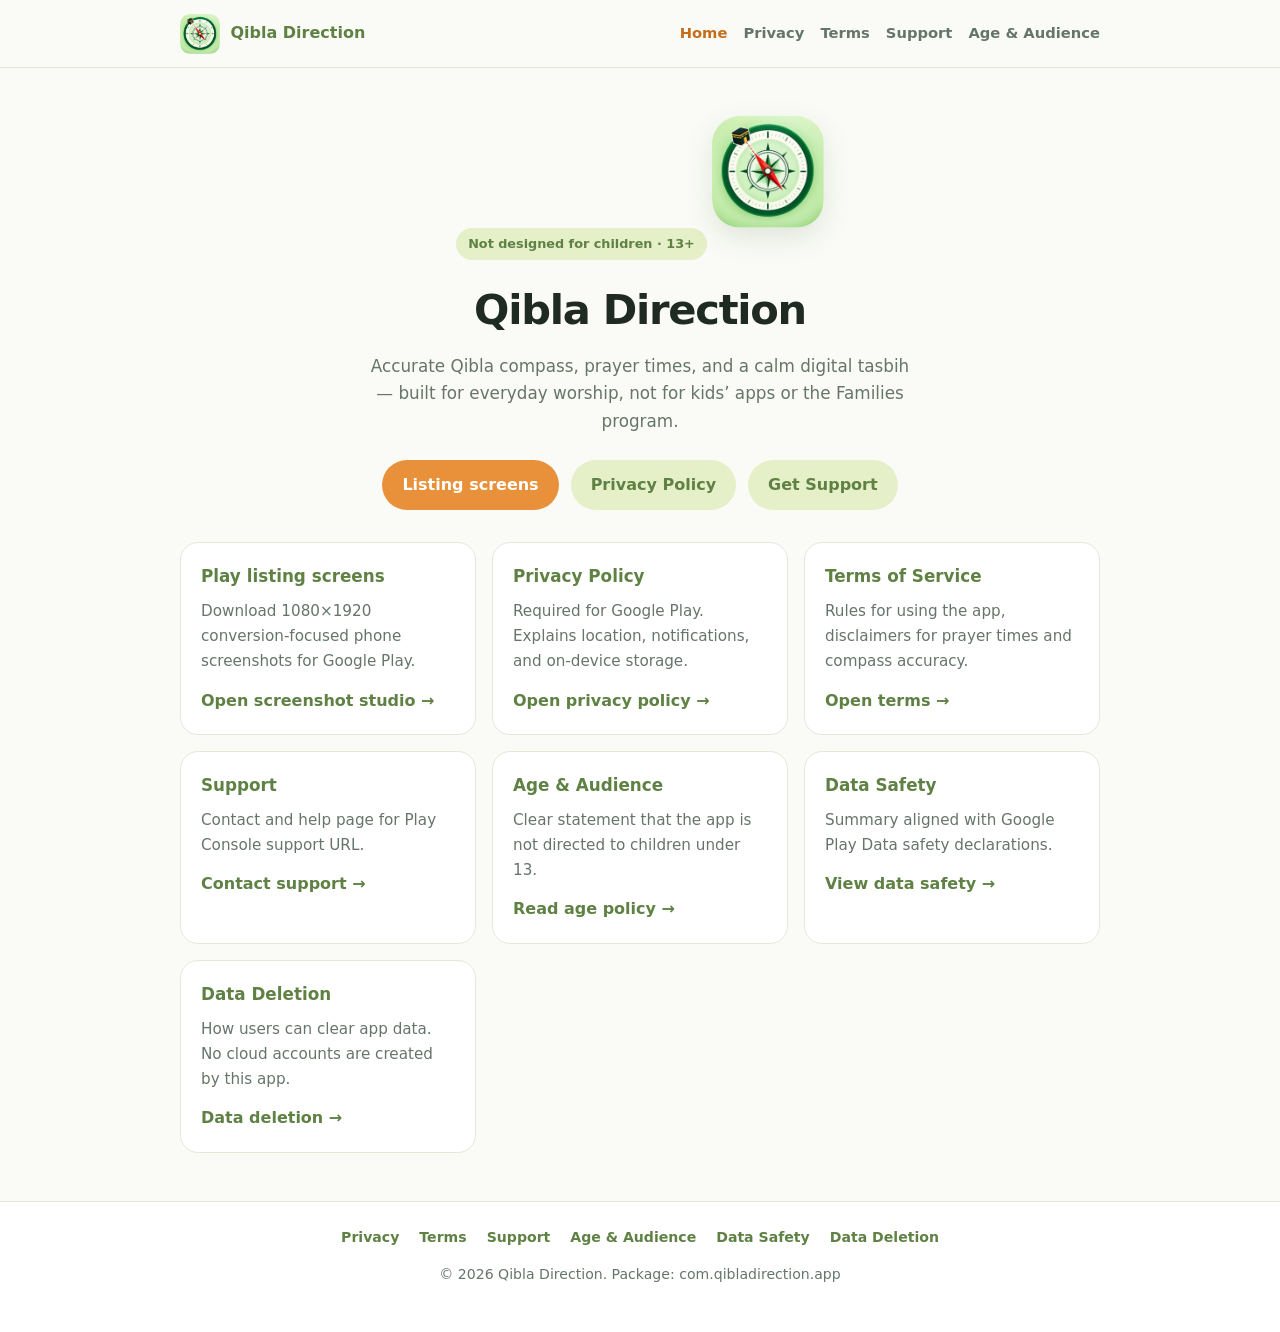
<file: index.html>
<!DOCTYPE html>
<html lang="en">
  <head>
    <meta charset="utf-8" />
    <meta name="viewport" content="width=device-width, initial-scale=1" />
    <title>Qibla Direction — Find Qibla, Prayer Times &amp; Tasbih</title>
    <meta
      name="description"
      content="Qibla Direction helps you find the Qibla, check prayer times, and track dhikr. Not designed for children."
    />
    <link rel="icon" href="logo.png" />
    <link rel="stylesheet" href="styles.css" />
  </head>
  <body>
    <header class="site-header">
      <div class="header-inner">
        <a class="brand" href="index.html">
          <img src="logo.png" alt="" width="40" height="40" />
          Qibla Direction
        </a>
        <nav class="nav" aria-label="Primary">
          <a href="index.html" aria-current="page">Home</a>
          <a href="privacy-policy.html">Privacy</a>
          <a href="terms.html">Terms</a>
          <a href="support.html">Support</a>
          <a href="age-audience.html">Age &amp; Audience</a>
        </nav>
      </div>
    </header>

    <section class="hero">
      <span class="badge">Not designed for children · 13+</span>
      <img class="hero-logo" src="logo.png" alt="Qibla Direction app icon" />
      <h1>Qibla Direction</h1>
      <p class="tagline">
        Accurate Qibla compass, prayer times, and a calm digital tasbih — built
        for everyday worship, not for kids’ apps or the Families program.
      </p>
      <div class="cta-row">
        <a class="btn btn-primary" href="listing-screens.html"
          >Listing screens</a
        >
        <a class="btn btn-secondary" href="privacy-policy.html"
          >Privacy Policy</a
        >
        <a class="btn btn-secondary" href="support.html">Get Support</a>
      </div>
    </section>

    <section class="cards">
      <article class="card">
        <h2>Play listing screens</h2>
        <p>
          Download 1080×1920 conversion-focused phone screenshots for Google
          Play.
        </p>
        <a href="listing-screens.html">Open screenshot studio →</a>
      </article>
      <article class="card">
        <h2>Privacy Policy</h2>
        <p>
          Required for Google Play. Explains location, notifications, and
          on-device storage.
        </p>
        <a href="privacy-policy.html">Open privacy policy →</a>
      </article>
      <article class="card">
        <h2>Terms of Service</h2>
        <p>
          Rules for using the app, disclaimers for prayer times and compass
          accuracy.
        </p>
        <a href="terms.html">Open terms →</a>
      </article>
      <article class="card">
        <h2>Support</h2>
        <p>Contact and help page for Play Console support URL.</p>
        <a href="support.html">Contact support →</a>
      </article>
      <article class="card">
        <h2>Age &amp; Audience</h2>
        <p>
          Clear statement that the app is not directed to children under 13.
        </p>
        <a href="age-audience.html">Read age policy →</a>
      </article>
      <article class="card">
        <h2>Data Safety</h2>
        <p>Summary aligned with Google Play Data safety declarations.</p>
        <a href="data-safety.html">View data safety →</a>
      </article>
      <article class="card">
        <h2>Data Deletion</h2>
        <p>
          How users can clear app data. No cloud accounts are created by this
          app.
        </p>
        <a href="data-deletion.html">Data deletion →</a>
      </article>
    </section>

    <footer class="site-footer">
      <nav aria-label="Footer">
        <a href="privacy-policy.html">Privacy</a>
        <a href="terms.html">Terms</a>
        <a href="support.html">Support</a>
        <a href="age-audience.html">Age &amp; Audience</a>
        <a href="data-safety.html">Data Safety</a>
        <a href="data-deletion.html">Data Deletion</a>
      </nav>
      <p>© 2026 Qibla Direction. Package: com.qibladirection.app</p>
    </footer>
  </body>
</html>
</file>
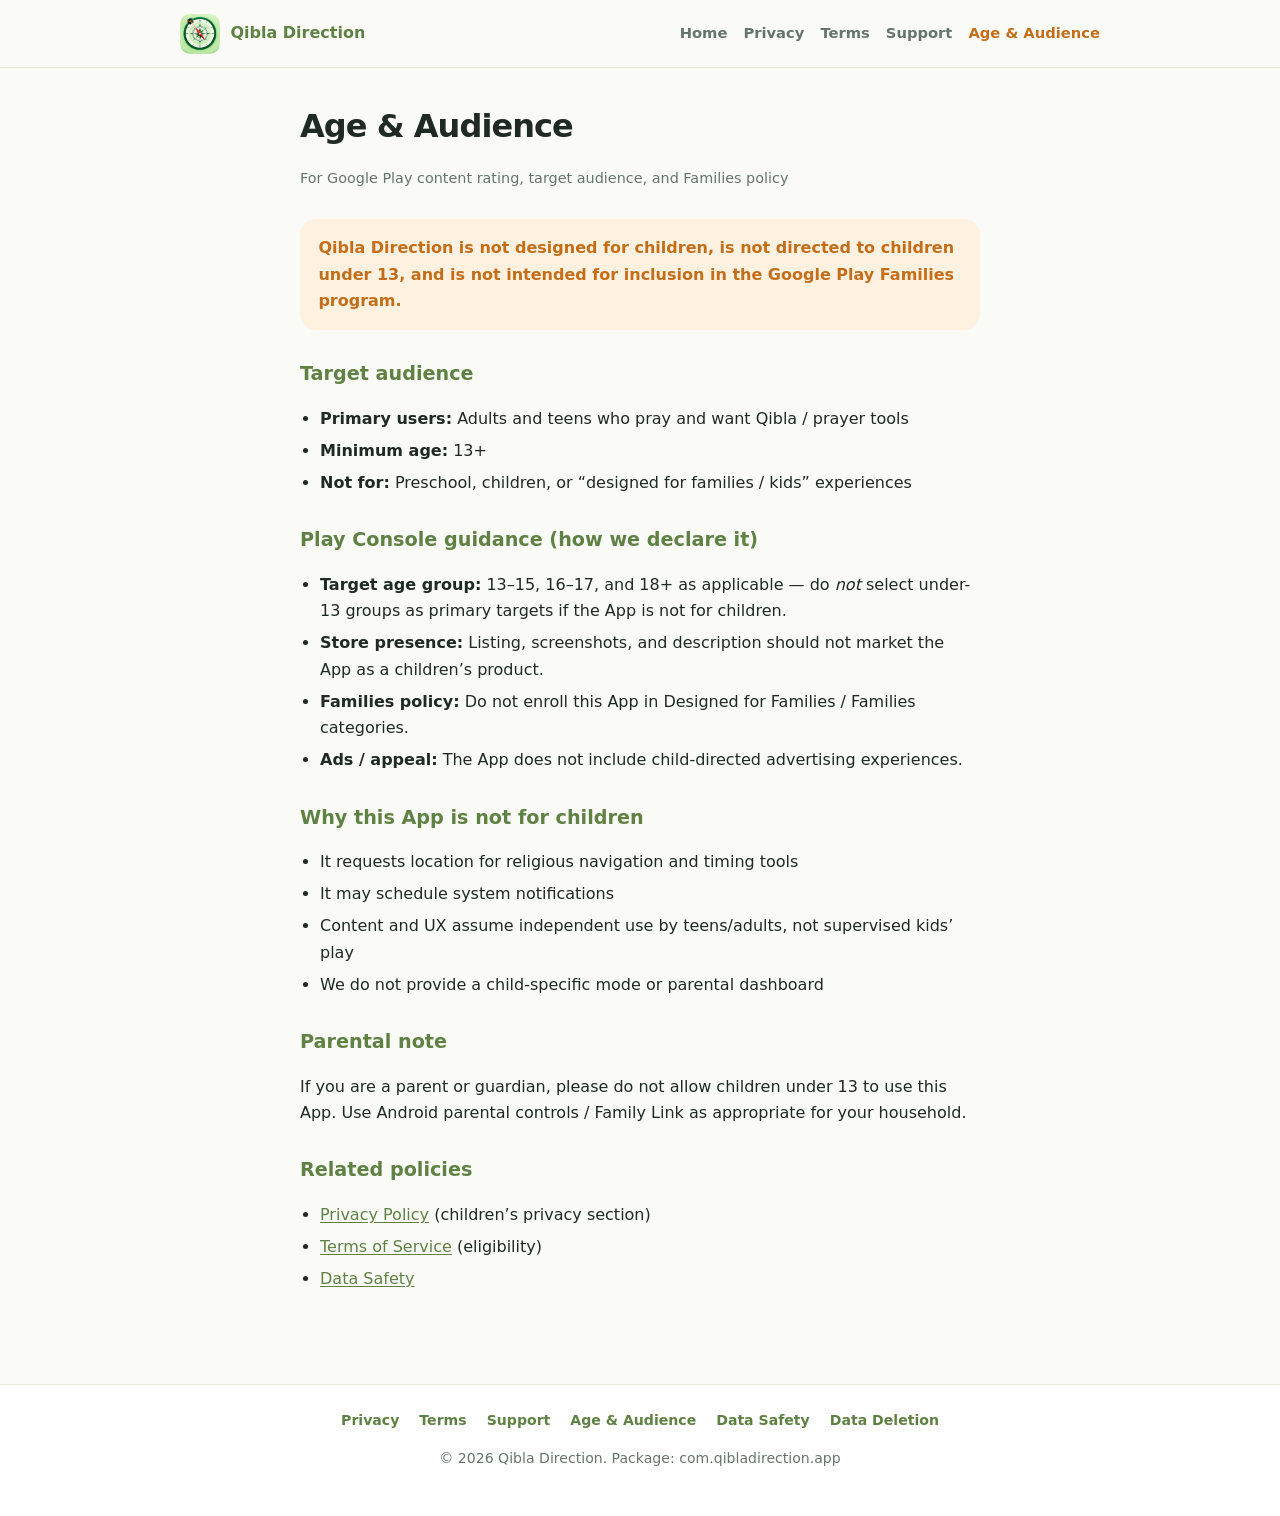
<file: age-audience.html>
<!DOCTYPE html>
<html lang="en">
  <head>
    <meta charset="utf-8" />
    <meta name="viewport" content="width=device-width, initial-scale=1" />
    <title>Age &amp; Audience — Qibla Direction</title>
    <meta
      name="description"
      content="Qibla Direction is not designed for children and is intended for users 13+."
    />
    <link rel="icon" href="logo.png" />
    <link rel="stylesheet" href="styles.css" />
  </head>
  <body>
    <header class="site-header">
      <div class="header-inner">
        <a class="brand" href="index.html">
          <img src="logo.png" alt="" width="40" height="40" />
          Qibla Direction
        </a>
        <nav class="nav" aria-label="Primary">
          <a href="index.html">Home</a>
          <a href="privacy-policy.html">Privacy</a>
          <a href="terms.html">Terms</a>
          <a href="support.html">Support</a>
          <a href="age-audience.html" aria-current="page">Age &amp; Audience</a>
        </nav>
      </div>
    </header>

    <main>
      <article>
        <h1 class="page-title">Age &amp; Audience</h1>
        <p class="meta">For Google Play content rating, target audience, and Families policy</p>

        <p class="warning">
          Qibla Direction is <strong>not designed for children</strong>, is
          <strong>not directed to children under 13</strong>, and is
          <strong>not</strong> intended for inclusion in the Google Play
          Families program.
        </p>

        <section>
          <h2>Target audience</h2>
          <ul>
            <li><strong>Primary users:</strong> Adults and teens who pray and want Qibla / prayer tools</li>
            <li><strong>Minimum age:</strong> 13+</li>
            <li><strong>Not for:</strong> Preschool, children, or “designed for families / kids” experiences</li>
          </ul>
        </section>

        <section>
          <h2>Play Console guidance (how we declare it)</h2>
          <ul>
            <li>
              <strong>Target age group:</strong> 13–15, 16–17, and 18+ as
              applicable — do <em>not</em> select under-13 groups as primary
              targets if the App is not for children.
            </li>
            <li>
              <strong>Store presence:</strong> Listing, screenshots, and
              description should not market the App as a children’s product.
            </li>
            <li>
              <strong>Families policy:</strong> Do not enroll this App in
              Designed for Families / Families categories.
            </li>
            <li>
              <strong>Ads / appeal:</strong> The App does not include
              child-directed advertising experiences.
            </li>
          </ul>
        </section>

        <section>
          <h2>Why this App is not for children</h2>
          <ul>
            <li>It requests location for religious navigation and timing tools</li>
            <li>It may schedule system notifications</li>
            <li>
              Content and UX assume independent use by teens/adults, not
              supervised kids’ play
            </li>
            <li>We do not provide a child-specific mode or parental dashboard</li>
          </ul>
        </section>

        <section>
          <h2>Parental note</h2>
          <p>
            If you are a parent or guardian, please do not allow children under
            13 to use this App. Use Android parental controls / Family Link as
            appropriate for your household.
          </p>
        </section>

        <section>
          <h2>Related policies</h2>
          <ul>
            <li><a href="privacy-policy.html">Privacy Policy</a> (children’s privacy section)</li>
            <li><a href="terms.html">Terms of Service</a> (eligibility)</li>
            <li><a href="data-safety.html">Data Safety</a></li>
          </ul>
        </section>
      </article>
    </main>

    <footer class="site-footer">
      <nav aria-label="Footer">
        <a href="privacy-policy.html">Privacy</a>
        <a href="terms.html">Terms</a>
        <a href="support.html">Support</a>
        <a href="age-audience.html">Age &amp; Audience</a>
        <a href="data-safety.html">Data Safety</a>
        <a href="data-deletion.html">Data Deletion</a>
      </nav>
      <p>© 2026 Qibla Direction. Package: com.qibladirection.app</p>
    </footer>
  </body>
</html>
</file>
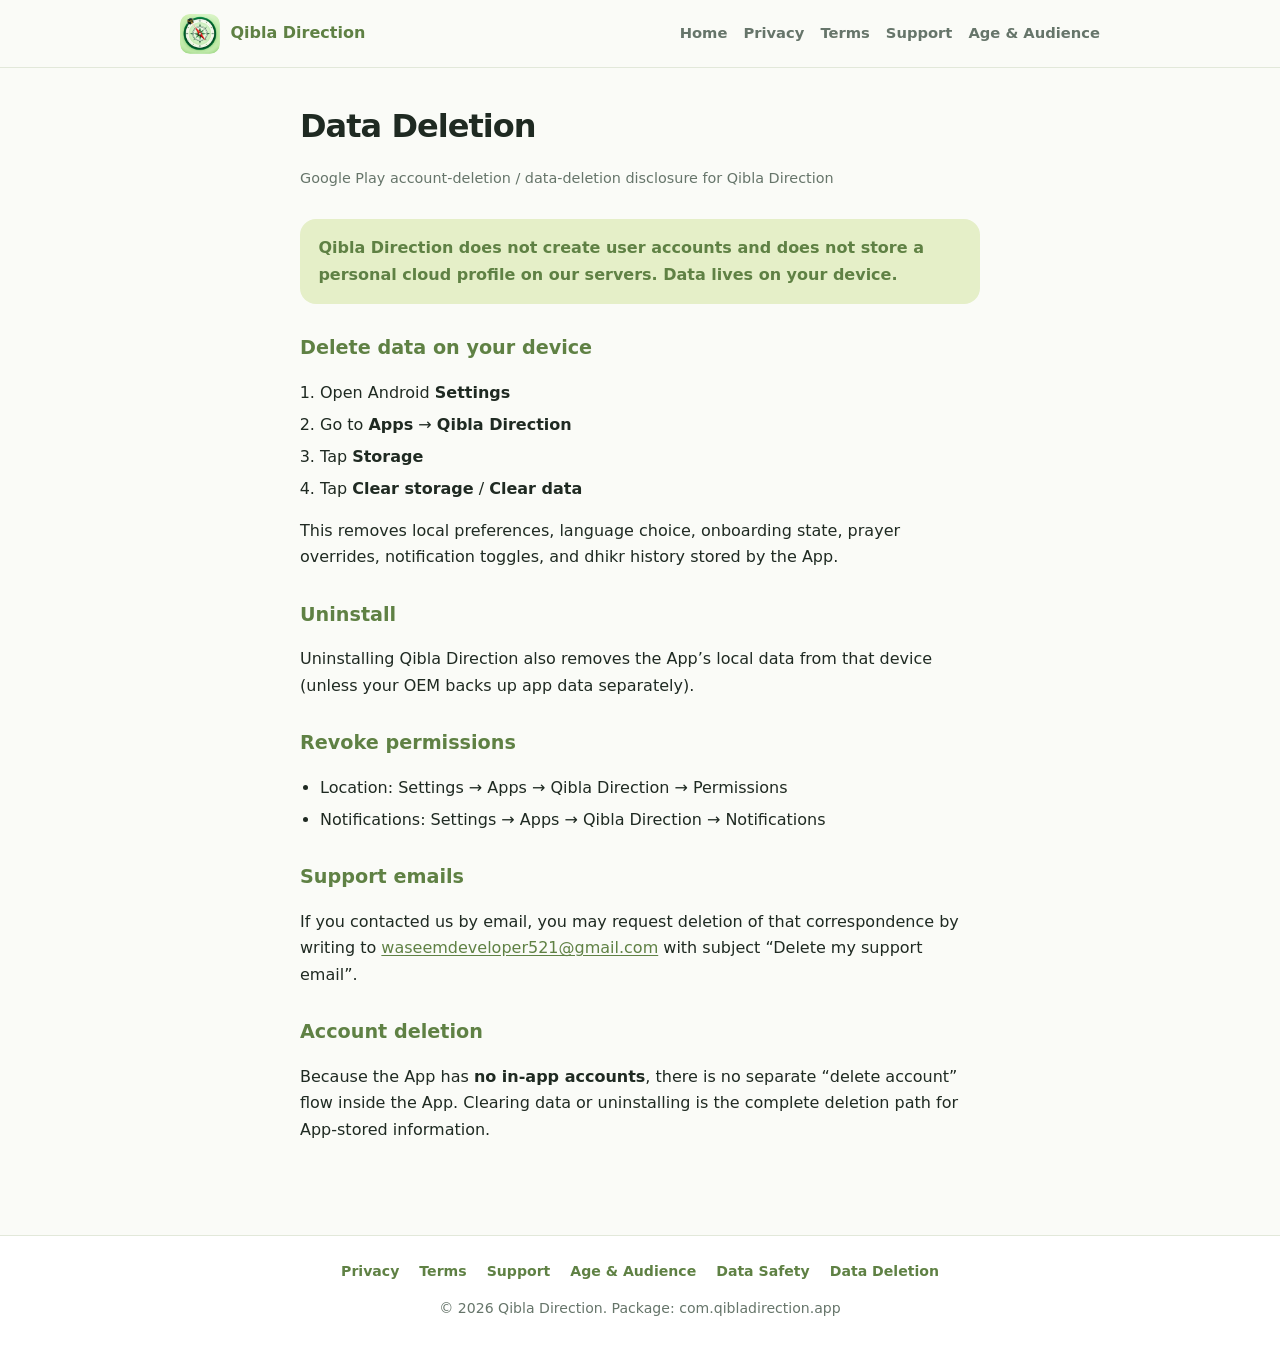
<file: data-deletion.html>
<!DOCTYPE html>
<html lang="en">
  <head>
    <meta charset="utf-8" />
    <meta name="viewport" content="width=device-width, initial-scale=1" />
    <title>Data Deletion — Qibla Direction</title>
    <meta
      name="description"
      content="How to delete Qibla Direction app data. No cloud accounts."
    />
    <link rel="icon" href="logo.png" />
    <link rel="stylesheet" href="styles.css" />
  </head>
  <body>
    <header class="site-header">
      <div class="header-inner">
        <a class="brand" href="index.html">
          <img src="logo.png" alt="" width="40" height="40" />
          Qibla Direction
        </a>
        <nav class="nav" aria-label="Primary">
          <a href="index.html">Home</a>
          <a href="privacy-policy.html">Privacy</a>
          <a href="terms.html">Terms</a>
          <a href="support.html">Support</a>
          <a href="age-audience.html">Age &amp; Audience</a>
        </nav>
      </div>
    </header>

    <main>
      <article>
        <h1 class="page-title">Data Deletion</h1>
        <p class="meta">
          Google Play account-deletion / data-deletion disclosure for Qibla
          Direction
        </p>

        <p class="notice">
          Qibla Direction <strong>does not create user accounts</strong> and
          does not store a personal cloud profile on our servers. Data lives on
          your device.
        </p>

        <section>
          <h2>Delete data on your device</h2>
          <ol>
            <li>Open Android <strong>Settings</strong></li>
            <li>Go to <strong>Apps</strong> → <strong>Qibla Direction</strong></li>
            <li>Tap <strong>Storage</strong></li>
            <li>Tap <strong>Clear storage</strong> / <strong>Clear data</strong></li>
          </ol>
          <p>
            This removes local preferences, language choice, onboarding state,
            prayer overrides, notification toggles, and dhikr history stored by
            the App.
          </p>
        </section>

        <section>
          <h2>Uninstall</h2>
          <p>
            Uninstalling Qibla Direction also removes the App’s local data from
            that device (unless your OEM backs up app data separately).
          </p>
        </section>

        <section>
          <h2>Revoke permissions</h2>
          <ul>
            <li>Location: Settings → Apps → Qibla Direction → Permissions</li>
            <li>Notifications: Settings → Apps → Qibla Direction → Notifications</li>
          </ul>
        </section>

        <section>
          <h2>Support emails</h2>
          <p>
            If you contacted us by email, you may request deletion of that
            correspondence by writing to
            <a href="mailto:waseemdeveloper521@gmail.com"
              >waseemdeveloper521@gmail.com</a
            >
            with subject “Delete my support email”.
          </p>
        </section>

        <section>
          <h2>Account deletion</h2>
          <p>
            Because the App has <strong>no in-app accounts</strong>, there is no
            separate “delete account” flow inside the App. Clearing data or
            uninstalling is the complete deletion path for App-stored
            information.
          </p>
        </section>
      </article>
    </main>

    <footer class="site-footer">
      <nav aria-label="Footer">
        <a href="privacy-policy.html">Privacy</a>
        <a href="terms.html">Terms</a>
        <a href="support.html">Support</a>
        <a href="age-audience.html">Age &amp; Audience</a>
        <a href="data-safety.html">Data Safety</a>
        <a href="data-deletion.html">Data Deletion</a>
      </nav>
      <p>© 2026 Qibla Direction. Package: com.qibladirection.app</p>
    </footer>
  </body>
</html>
</file>
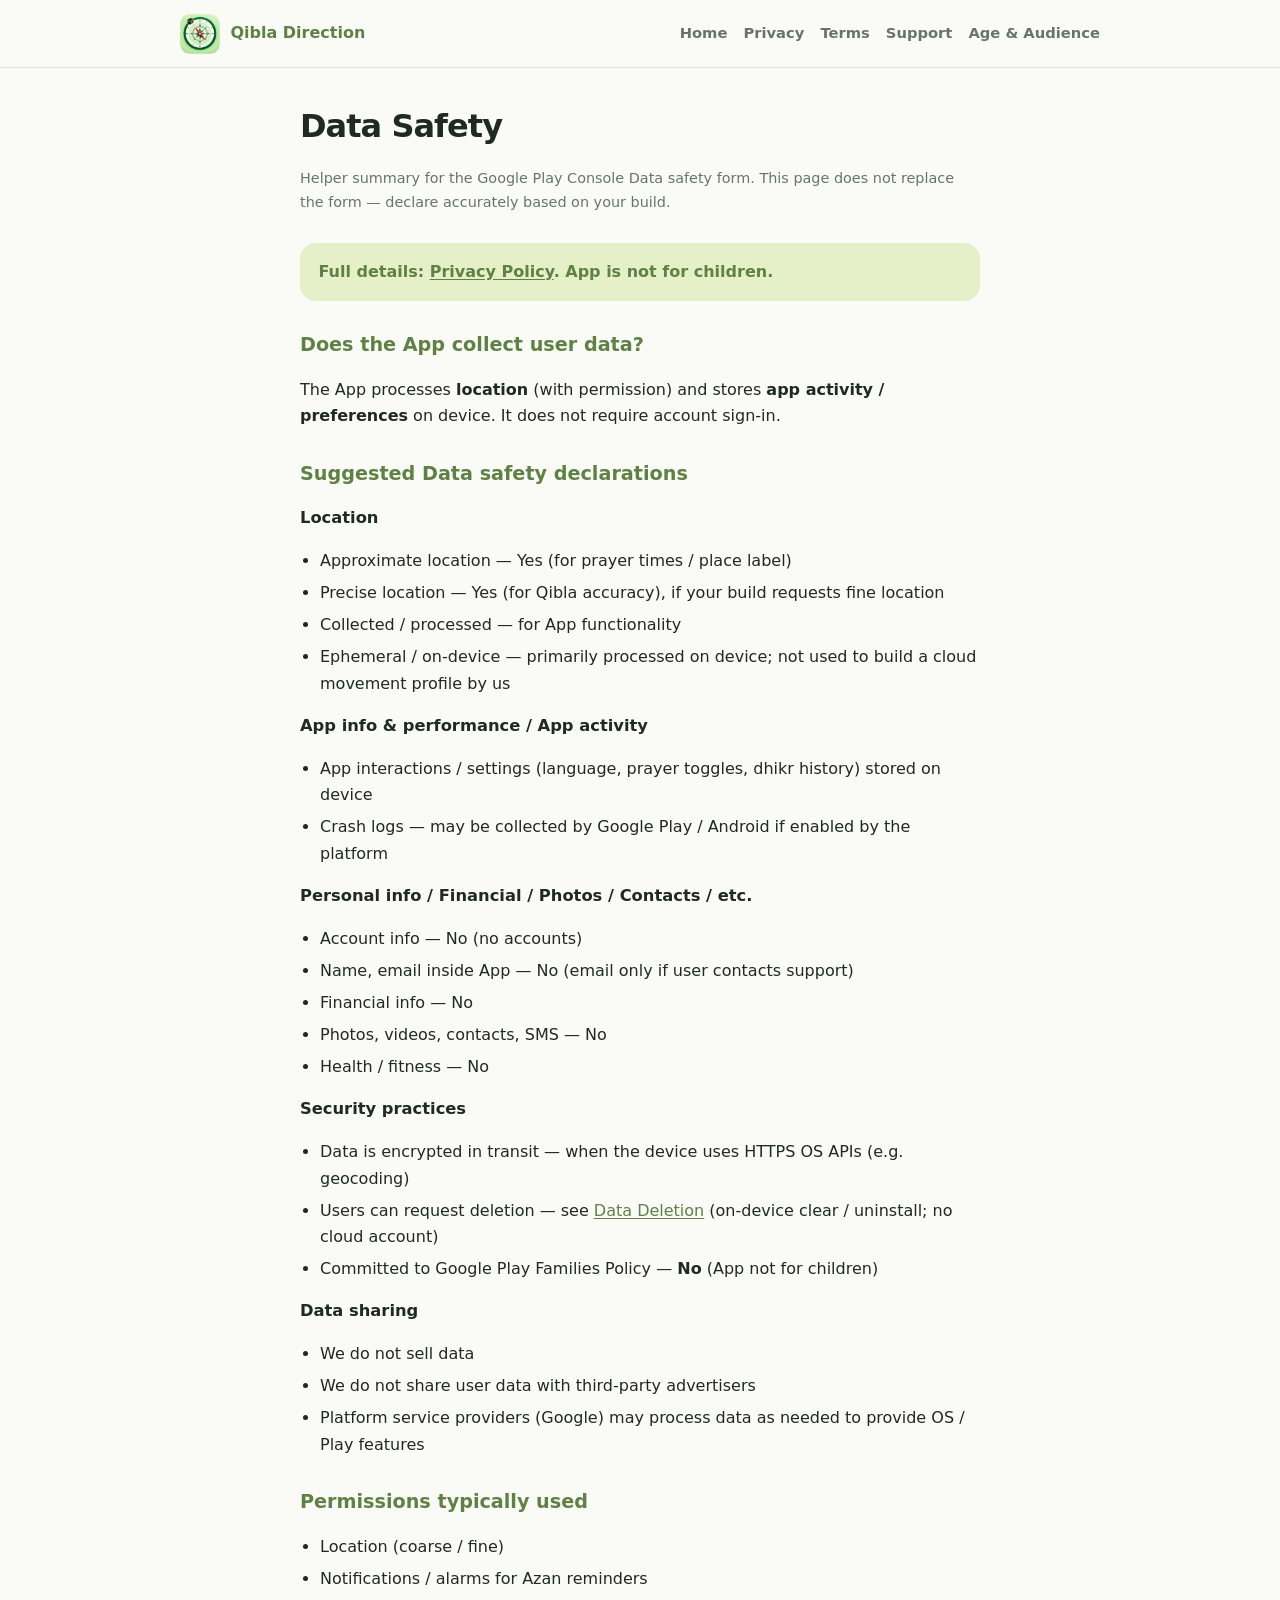
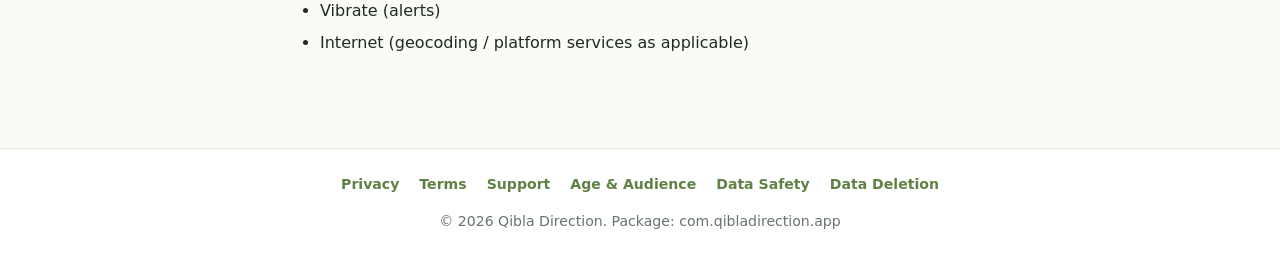
<file: data-safety.html>
<!DOCTYPE html>
<html lang="en">
  <head>
    <meta charset="utf-8" />
    <meta name="viewport" content="width=device-width, initial-scale=1" />
    <title>Data Safety — Qibla Direction</title>
    <meta
      name="description"
      content="Google Play Data safety summary for Qibla Direction."
    />
    <link rel="icon" href="logo.png" />
    <link rel="stylesheet" href="styles.css" />
  </head>
  <body>
    <header class="site-header">
      <div class="header-inner">
        <a class="brand" href="index.html">
          <img src="logo.png" alt="" width="40" height="40" />
          Qibla Direction
        </a>
        <nav class="nav" aria-label="Primary">
          <a href="index.html">Home</a>
          <a href="privacy-policy.html">Privacy</a>
          <a href="terms.html">Terms</a>
          <a href="support.html">Support</a>
          <a href="age-audience.html">Age &amp; Audience</a>
        </nav>
      </div>
    </header>

    <main>
      <article>
        <h1 class="page-title">Data Safety</h1>
        <p class="meta">
          Helper summary for the Google Play Console Data safety form. This page
          does not replace the form — declare accurately based on your build.
        </p>

        <p class="notice">
          Full details:
          <a href="privacy-policy.html">Privacy Policy</a>. App is
          <strong>not for children</strong>.
        </p>

        <section>
          <h2>Does the App collect user data?</h2>
          <p>
            The App processes <strong>location</strong> (with permission) and
            stores <strong>app activity / preferences</strong> on device. It
            does not require account sign-in.
          </p>
        </section>

        <section>
          <h2>Suggested Data safety declarations</h2>
          <h3>Location</h3>
          <ul>
            <li>Approximate location — Yes (for prayer times / place label)</li>
            <li>Precise location — Yes (for Qibla accuracy), if your build requests fine location</li>
            <li>Collected / processed — for App functionality</li>
            <li>Ephemeral / on-device — primarily processed on device; not used to build a cloud movement profile by us</li>
          </ul>

          <h3>App info &amp; performance / App activity</h3>
          <ul>
            <li>App interactions / settings (language, prayer toggles, dhikr history) stored on device</li>
            <li>Crash logs — may be collected by Google Play / Android if enabled by the platform</li>
          </ul>

          <h3>Personal info / Financial / Photos / Contacts / etc.</h3>
          <ul>
            <li>Account info — No (no accounts)</li>
            <li>Name, email inside App — No (email only if user contacts support)</li>
            <li>Financial info — No</li>
            <li>Photos, videos, contacts, SMS — No</li>
            <li>Health / fitness — No</li>
          </ul>

          <h3>Security practices</h3>
          <ul>
            <li>Data is encrypted in transit — when the device uses HTTPS OS APIs (e.g. geocoding)</li>
            <li>Users can request deletion — see <a href="data-deletion.html">Data Deletion</a> (on-device clear / uninstall; no cloud account)</li>
            <li>Committed to Google Play Families Policy — <strong>No</strong> (App not for children)</li>
          </ul>

          <h3>Data sharing</h3>
          <ul>
            <li>We do not sell data</li>
            <li>We do not share user data with third-party advertisers</li>
            <li>Platform service providers (Google) may process data as needed to provide OS / Play features</li>
          </ul>
        </section>

        <section>
          <h2>Permissions typically used</h2>
          <ul>
            <li>Location (coarse / fine)</li>
            <li>Notifications / alarms for Azan reminders</li>
            <li>Vibrate (alerts)</li>
            <li>Internet (geocoding / platform services as applicable)</li>
          </ul>
        </section>
      </article>
    </main>

    <footer class="site-footer">
      <nav aria-label="Footer">
        <a href="privacy-policy.html">Privacy</a>
        <a href="terms.html">Terms</a>
        <a href="support.html">Support</a>
        <a href="age-audience.html">Age &amp; Audience</a>
        <a href="data-safety.html">Data Safety</a>
        <a href="data-deletion.html">Data Deletion</a>
      </nav>
      <p>© 2026 Qibla Direction. Package: com.qibladirection.app</p>
    </footer>
  </body>
</html>
</file>
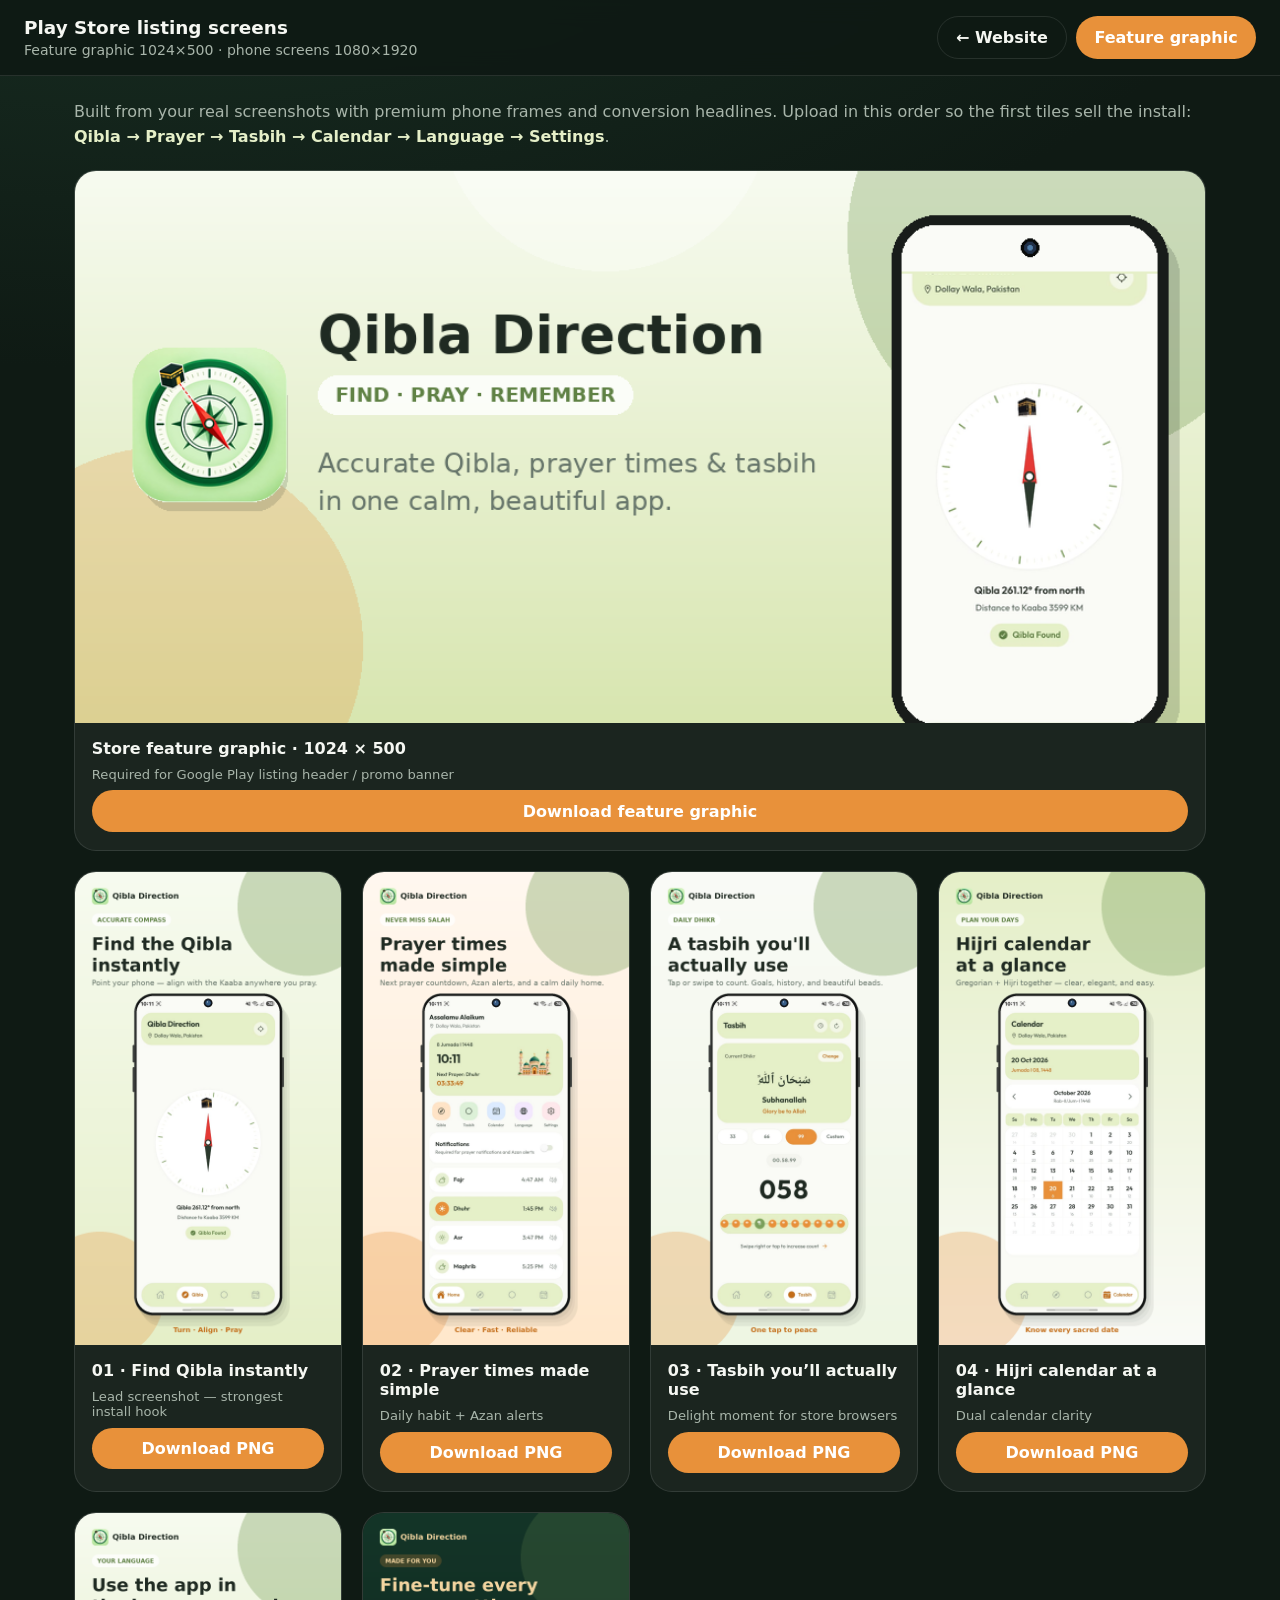
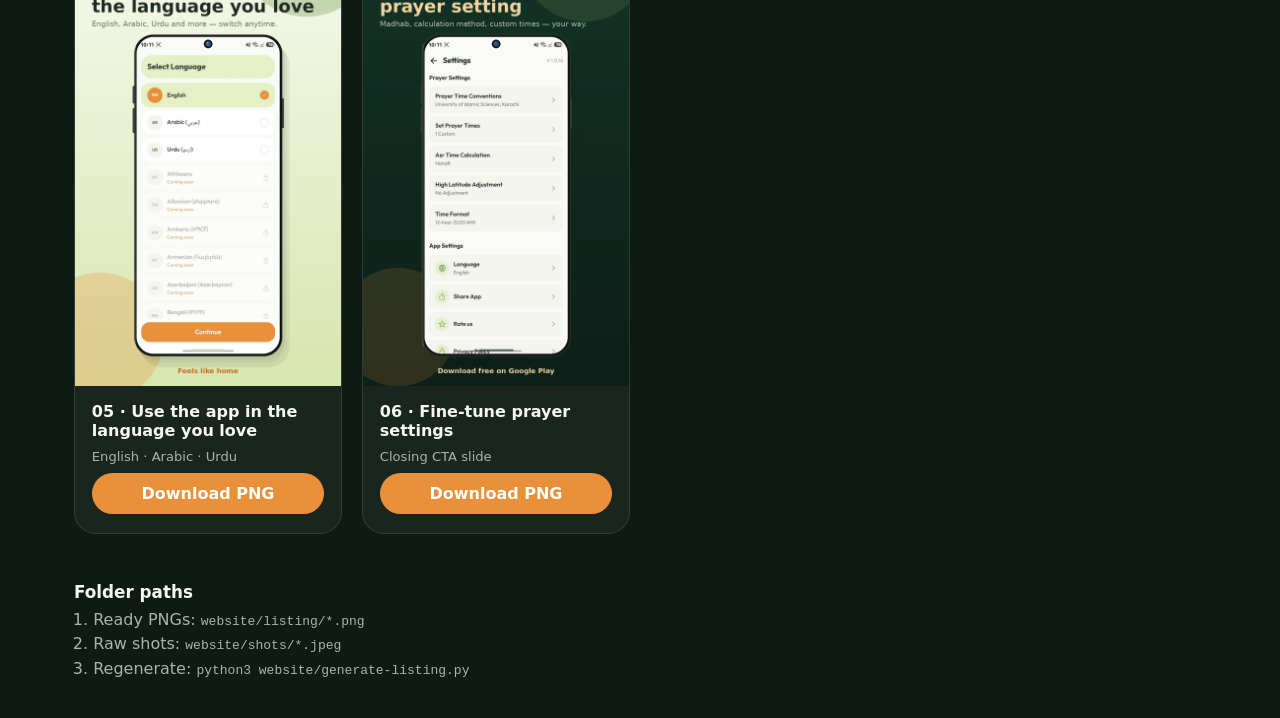
<file: listing-screens.html>
<!DOCTYPE html>
<html lang="en">
  <head>
    <meta charset="utf-8" />
    <meta name="viewport" content="width=device-width, initial-scale=1" />
    <title>Play Store Listing Screens — Qibla Direction</title>
    <link rel="icon" href="logo.png" />
    <style>
      :root {
        --bg: #0f1a14;
        --card: rgba(255, 255, 255, 0.05);
        --line: rgba(255, 255, 255, 0.1);
        --text: #f5f7f2;
        --muted: #a8b5aa;
        --accent: #e8913a;
        --accent-dark: #c46e1a;
        --mint: #e5efc8;
      }
      * {
        box-sizing: border-box;
      }
      body {
        margin: 0;
        font-family: "Segoe UI", system-ui, -apple-system, sans-serif;
        background: radial-gradient(1200px 600px at 10% -10%, #1a3326, var(--bg));
        color: var(--text);
        min-height: 100vh;
      }
      .bar {
        position: sticky;
        top: 0;
        z-index: 5;
        display: flex;
        flex-wrap: wrap;
        gap: 1rem;
        justify-content: space-between;
        align-items: center;
        padding: 1rem 1.5rem;
        background: rgba(15, 26, 20, 0.92);
        backdrop-filter: blur(12px);
        border-bottom: 1px solid var(--line);
      }
      .bar h1 {
        margin: 0;
        font-size: 1.15rem;
      }
      .bar p {
        margin: 0.25rem 0 0;
        color: var(--muted);
        font-size: 0.88rem;
      }
      .actions {
        display: flex;
        flex-wrap: wrap;
        gap: 0.55rem;
      }
      .btn {
        display: inline-flex;
        align-items: center;
        justify-content: center;
        gap: 0.35rem;
        padding: 0.7rem 1.15rem;
        border-radius: 999px;
        border: 0;
        font-weight: 700;
        text-decoration: none;
        cursor: pointer;
        color: #fff;
        background: var(--accent);
      }
      .btn:hover {
        background: var(--accent-dark);
      }
      .btn.ghost {
        background: transparent;
        border: 1px solid var(--line);
        color: var(--text);
      }
      .intro {
        max-width: 1180px;
        margin: 1.5rem auto 0;
        padding: 0 1.5rem;
        color: var(--muted);
        line-height: 1.55;
      }
      .intro strong {
        color: var(--mint);
      }
      .gallery {
        max-width: 1180px;
        margin: 1.25rem auto 3rem;
        padding: 0 1.5rem;
        display: grid;
        grid-template-columns: repeat(auto-fill, minmax(260px, 1fr));
        gap: 1.25rem;
      }
      .card {
        background: var(--card);
        border: 1px solid var(--line);
        border-radius: 22px;
        overflow: hidden;
        display: flex;
        flex-direction: column;
      }
      .card img {
        width: 100%;
        aspect-ratio: 1080 / 1920;
        object-fit: cover;
        display: block;
        background: #111;
      }
      .meta {
        padding: 1rem 1.05rem 1.15rem;
        display: flex;
        flex-direction: column;
        gap: 0.55rem;
      }
      .meta h2 {
        margin: 0;
        font-size: 1rem;
      }
      .meta span {
        color: var(--muted);
        font-size: 0.82rem;
      }
      .meta .btn {
        width: 100%;
      }
      .order {
        max-width: 1180px;
        margin: 0 auto 2.5rem;
        padding: 0 1.5rem;
      }
      .order ol {
        margin: 0.5rem 0 0;
        padding-left: 1.2rem;
        color: var(--muted);
      }
      .order li {
        margin-bottom: 0.35rem;
      }
    </style>
  </head>
  <body>
    <div class="bar">
      <div>
        <h1>Play Store listing screens</h1>
        <p>Feature graphic 1024×500 · phone screens 1080×1920</p>
      </div>
      <div class="actions">
        <a class="btn ghost" href="index.html">← Website</a>
        <a class="btn" href="listing/feature-graphic.png" download
          >Feature graphic</a
        >
      </div>
    </div>

    <p class="intro">
      Built from your real screenshots with premium phone frames and
      conversion headlines. Upload in this order so the first tiles sell the
      install: <strong>Qibla → Prayer → Tasbih → Calendar → Language → Settings</strong>.
    </p>

    <div class="feature-block" style="max-width:1180px;margin:1.25rem auto 0;padding:0 1.5rem">
      <article class="card" style="overflow:hidden">
        <img
          src="listing/feature-graphic.png"
          alt="Play Store feature graphic"
          style="aspect-ratio:1024/500;width:100%;object-fit:cover;display:block"
        />
        <div class="meta">
          <h2>Store feature graphic · 1024 × 500</h2>
          <span>Required for Google Play listing header / promo banner</span>
          <a
            class="btn"
            href="listing/feature-graphic.png"
            download="qibla-feature-graphic.png"
            >Download feature graphic</a
          >
        </div>
      </article>
    </div>

    <div class="gallery">
      <article class="card">
        <img src="listing/01-qibla.png" alt="Find the Qibla instantly" />
        <div class="meta">
          <h2>01 · Find Qibla instantly</h2>
          <span>Lead screenshot — strongest install hook</span>
          <a class="btn" href="listing/01-qibla.png" download="qibla-listing-01.png"
            >Download PNG</a
          >
        </div>
      </article>

      <article class="card">
        <img src="listing/02-prayer.png" alt="Prayer times made simple" />
        <div class="meta">
          <h2>02 · Prayer times made simple</h2>
          <span>Daily habit + Azan alerts</span>
          <a class="btn" href="listing/02-prayer.png" download="qibla-listing-02.png"
            >Download PNG</a
          >
        </div>
      </article>

      <article class="card">
        <img src="listing/03-tasbih.png" alt="Digital tasbih" />
        <div class="meta">
          <h2>03 · Tasbih you’ll actually use</h2>
          <span>Delight moment for store browsers</span>
          <a class="btn" href="listing/03-tasbih.png" download="qibla-listing-03.png"
            >Download PNG</a
          >
        </div>
      </article>

      <article class="card">
        <img src="listing/04-calendar.png" alt="Hijri calendar" />
        <div class="meta">
          <h2>04 · Hijri calendar at a glance</h2>
          <span>Dual calendar clarity</span>
          <a class="btn" href="listing/04-calendar.png" download="qibla-listing-04.png"
            >Download PNG</a
          >
        </div>
      </article>

      <article class="card">
        <img src="listing/05-language.png" alt="Language selection" />
        <div class="meta">
          <h2>05 · Use the app in the language you love</h2>
          <span>English · Arabic · Urdu</span>
          <a class="btn" href="listing/05-language.png" download="qibla-listing-05.png"
            >Download PNG</a
          >
        </div>
      </article>

      <article class="card">
        <img src="listing/06-settings.png" alt="Prayer settings" />
        <div class="meta">
          <h2>06 · Fine-tune prayer settings</h2>
          <span>Closing CTA slide</span>
          <a class="btn" href="listing/06-settings.png" download="qibla-listing-06.png"
            >Download PNG</a
          >
        </div>
      </article>
    </div>

    <div class="order">
      <h2 style="margin: 0; font-size: 1.05rem">Folder paths</h2>
      <ol>
        <li>Ready PNGs: <code>website/listing/*.png</code></li>
        <li>Raw shots: <code>website/shots/*.jpeg</code></li>
        <li>Regenerate: <code>python3 website/generate-listing.py</code></li>
      </ol>
    </div>
  </body>
</html>
</file>
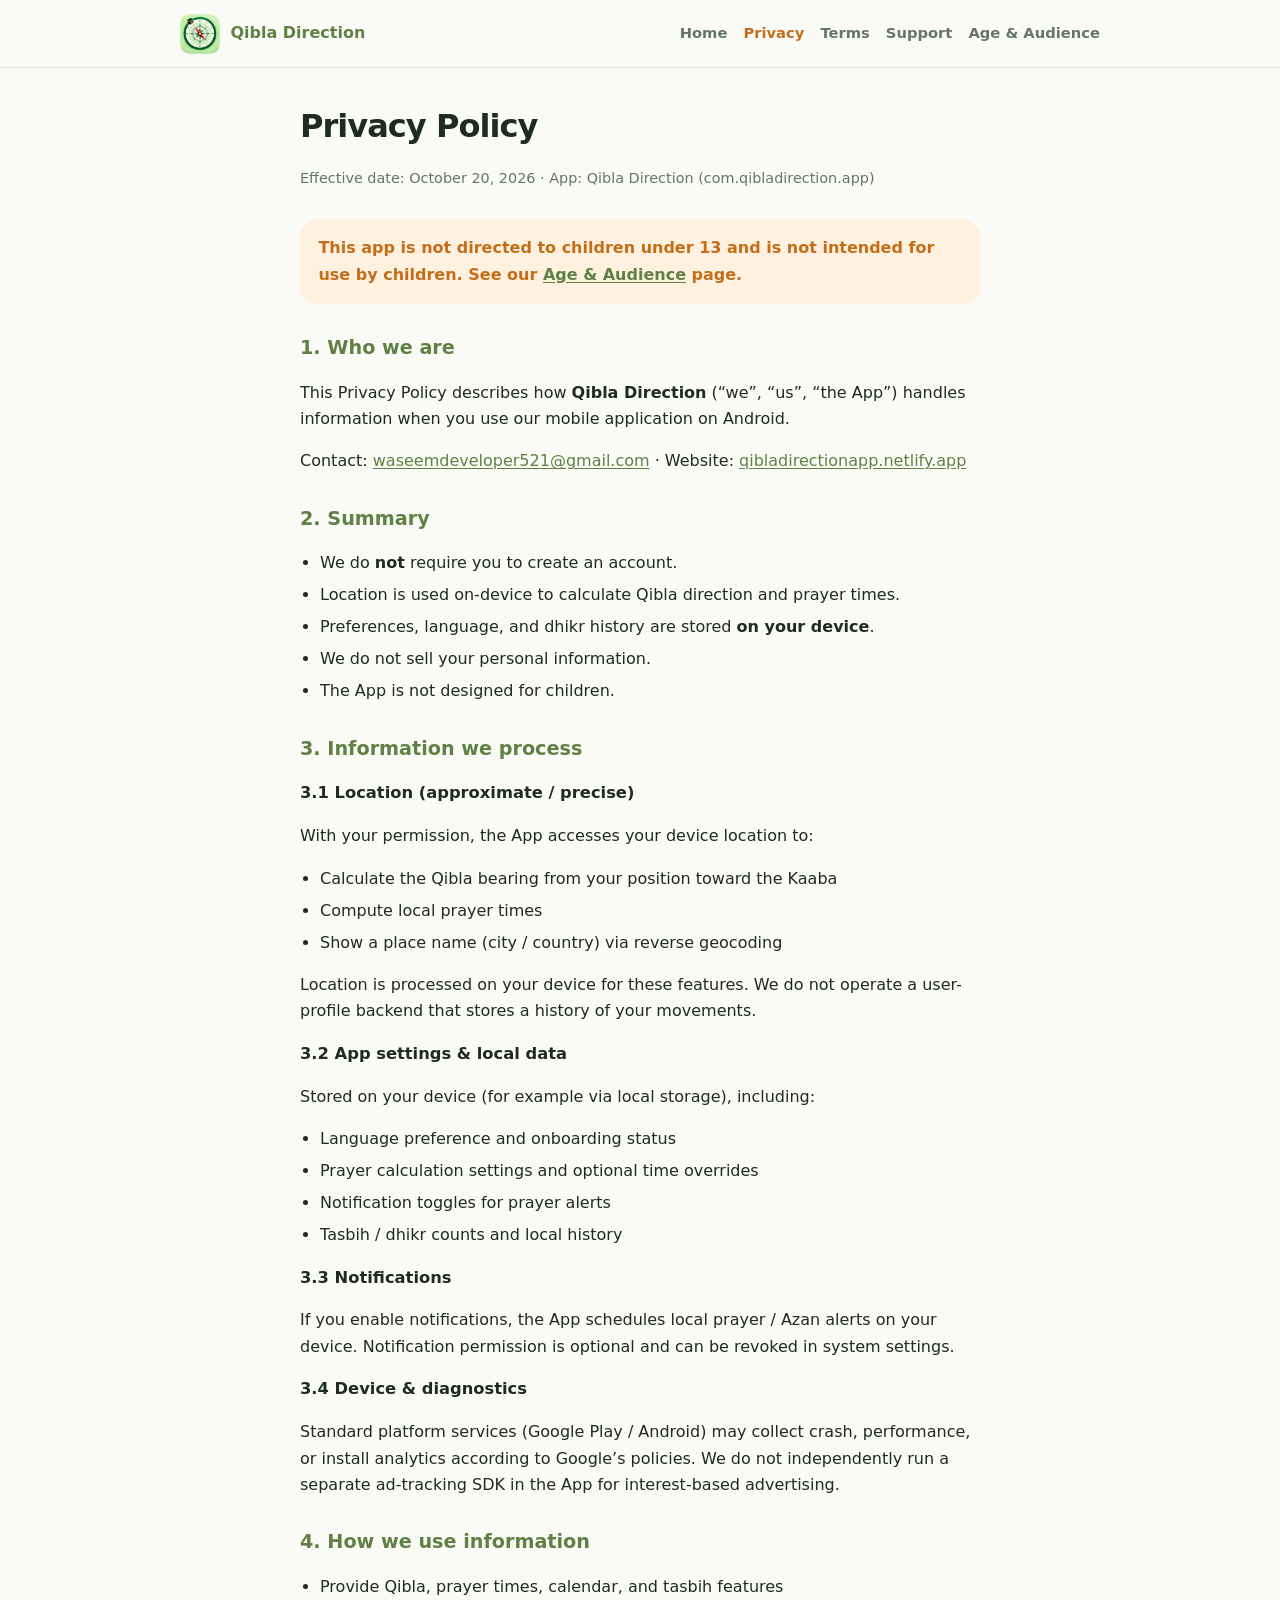
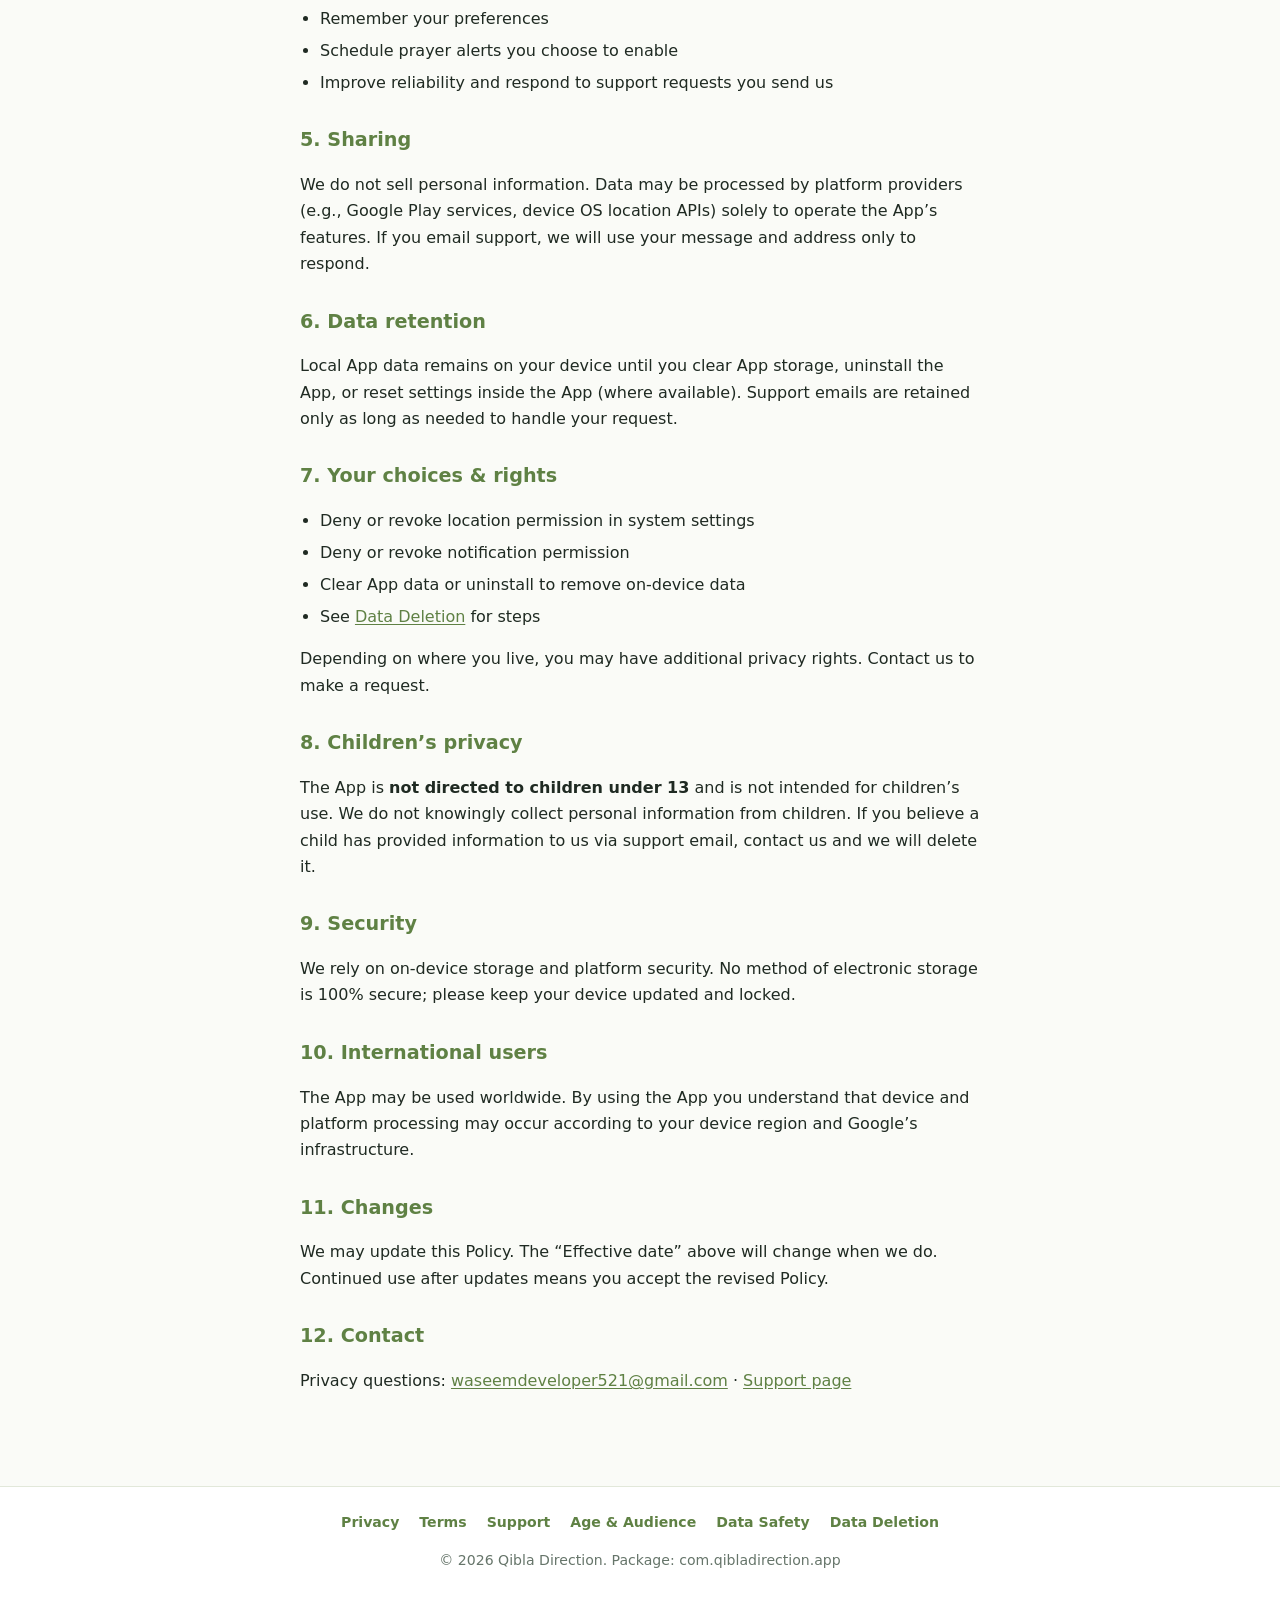
<file: privacy-policy.html>
<!DOCTYPE html>
<html lang="en">
  <head>
    <meta charset="utf-8" />
    <meta name="viewport" content="width=device-width, initial-scale=1" />
    <title>Privacy Policy — Qibla Direction</title>
    <meta
      name="description"
      content="Privacy Policy for the Qibla Direction Android app."
    />
    <link rel="icon" href="logo.png" />
    <link rel="stylesheet" href="styles.css" />
  </head>
  <body>
    <header class="site-header">
      <div class="header-inner">
        <a class="brand" href="index.html">
          <img src="logo.png" alt="" width="40" height="40" />
          Qibla Direction
        </a>
        <nav class="nav" aria-label="Primary">
          <a href="index.html">Home</a>
          <a href="privacy-policy.html" aria-current="page">Privacy</a>
          <a href="terms.html">Terms</a>
          <a href="support.html">Support</a>
          <a href="age-audience.html">Age &amp; Audience</a>
        </nav>
      </div>
    </header>

    <main>
      <article>
        <h1 class="page-title">Privacy Policy</h1>
        <p class="meta">
          Effective date: October 20, 2026 · App: Qibla Direction
          (com.qibladirection.app)
        </p>

        <p class="warning">
          This app is not directed to children under 13 and is not intended for
          use by children. See our
          <a href="age-audience.html">Age &amp; Audience</a> page.
        </p>

        <section>
          <h2>1. Who we are</h2>
          <p>
            This Privacy Policy describes how <strong>Qibla Direction</strong>
            (“we”, “us”, “the App”) handles information when you use our mobile
            application on Android.
          </p>
          <p>
            Contact:
            <a href="mailto:waseemdeveloper521@gmail.com"
              >waseemdeveloper521@gmail.com</a
            >
            · Website:
            <a href="https://qibladirectionapp.netlify.app/"
              >qibladirectionapp.netlify.app</a
            >
          </p>
        </section>

        <section>
          <h2>2. Summary</h2>
          <ul>
            <li>
              We do <strong>not</strong> require you to create an account.
            </li>
            <li>
              Location is used on-device to calculate Qibla direction and prayer
              times.
            </li>
            <li>
              Preferences, language, and dhikr history are stored
              <strong>on your device</strong>.
            </li>
            <li>
              We do not sell your personal information.
            </li>
            <li>
              The App is not designed for children.
            </li>
          </ul>
        </section>

        <section>
          <h2>3. Information we process</h2>

          <h3>3.1 Location (approximate / precise)</h3>
          <p>
            With your permission, the App accesses your device location to:
          </p>
          <ul>
            <li>Calculate the Qibla bearing from your position toward the Kaaba</li>
            <li>Compute local prayer times</li>
            <li>Show a place name (city / country) via reverse geocoding</li>
          </ul>
          <p>
            Location is processed on your device for these features. We do not
            operate a user-profile backend that stores a history of your
            movements.
          </p>

          <h3>3.2 App settings &amp; local data</h3>
          <p>Stored on your device (for example via local storage), including:</p>
          <ul>
            <li>Language preference and onboarding status</li>
            <li>Prayer calculation settings and optional time overrides</li>
            <li>Notification toggles for prayer alerts</li>
            <li>Tasbih / dhikr counts and local history</li>
          </ul>

          <h3>3.3 Notifications</h3>
          <p>
            If you enable notifications, the App schedules local prayer / Azan
            alerts on your device. Notification permission is optional and can
            be revoked in system settings.
          </p>

          <h3>3.4 Device &amp; diagnostics</h3>
          <p>
            Standard platform services (Google Play / Android) may collect
            crash, performance, or install analytics according to Google’s
            policies. We do not independently run a separate ad-tracking SDK in
            the App for interest-based advertising.
          </p>
        </section>

        <section>
          <h2>4. How we use information</h2>
          <ul>
            <li>Provide Qibla, prayer times, calendar, and tasbih features</li>
            <li>Remember your preferences</li>
            <li>Schedule prayer alerts you choose to enable</li>
            <li>Improve reliability and respond to support requests you send us</li>
          </ul>
        </section>

        <section>
          <h2>5. Sharing</h2>
          <p>
            We do not sell personal information. Data may be processed by
            platform providers (e.g., Google Play services, device OS location
            APIs) solely to operate the App’s features. If you email support, we
            will use your message and address only to respond.
          </p>
        </section>

        <section>
          <h2>6. Data retention</h2>
          <p>
            Local App data remains on your device until you clear App storage,
            uninstall the App, or reset settings inside the App (where
            available). Support emails are retained only as long as needed to
            handle your request.
          </p>
        </section>

        <section>
          <h2>7. Your choices &amp; rights</h2>
          <ul>
            <li>Deny or revoke location permission in system settings</li>
            <li>Deny or revoke notification permission</li>
            <li>Clear App data or uninstall to remove on-device data</li>
            <li>
              See <a href="data-deletion.html">Data Deletion</a> for steps
            </li>
          </ul>
          <p>
            Depending on where you live, you may have additional privacy rights.
            Contact us to make a request.
          </p>
        </section>

        <section>
          <h2>8. Children’s privacy</h2>
          <p>
            The App is <strong>not directed to children under 13</strong> and is
            not intended for children’s use. We do not knowingly collect
            personal information from children. If you believe a child has
            provided information to us via support email, contact us and we will
            delete it.
          </p>
        </section>

        <section>
          <h2>9. Security</h2>
          <p>
            We rely on on-device storage and platform security. No method of
            electronic storage is 100% secure; please keep your device updated
            and locked.
          </p>
        </section>

        <section>
          <h2>10. International users</h2>
          <p>
            The App may be used worldwide. By using the App you understand that
            device and platform processing may occur according to your device
            region and Google’s infrastructure.
          </p>
        </section>

        <section>
          <h2>11. Changes</h2>
          <p>
            We may update this Policy. The “Effective date” above will change
            when we do. Continued use after updates means you accept the revised
            Policy.
          </p>
        </section>

        <section>
          <h2>12. Contact</h2>
          <p>
            Privacy questions:
            <a href="mailto:waseemdeveloper521@gmail.com"
              >waseemdeveloper521@gmail.com</a
            >
            · <a href="support.html">Support page</a>
          </p>
        </section>
      </article>
    </main>

    <footer class="site-footer">
      <nav aria-label="Footer">
        <a href="privacy-policy.html">Privacy</a>
        <a href="terms.html">Terms</a>
        <a href="support.html">Support</a>
        <a href="age-audience.html">Age &amp; Audience</a>
        <a href="data-safety.html">Data Safety</a>
        <a href="data-deletion.html">Data Deletion</a>
      </nav>
      <p>© 2026 Qibla Direction. Package: com.qibladirection.app</p>
    </footer>
  </body>
</html>
</file>
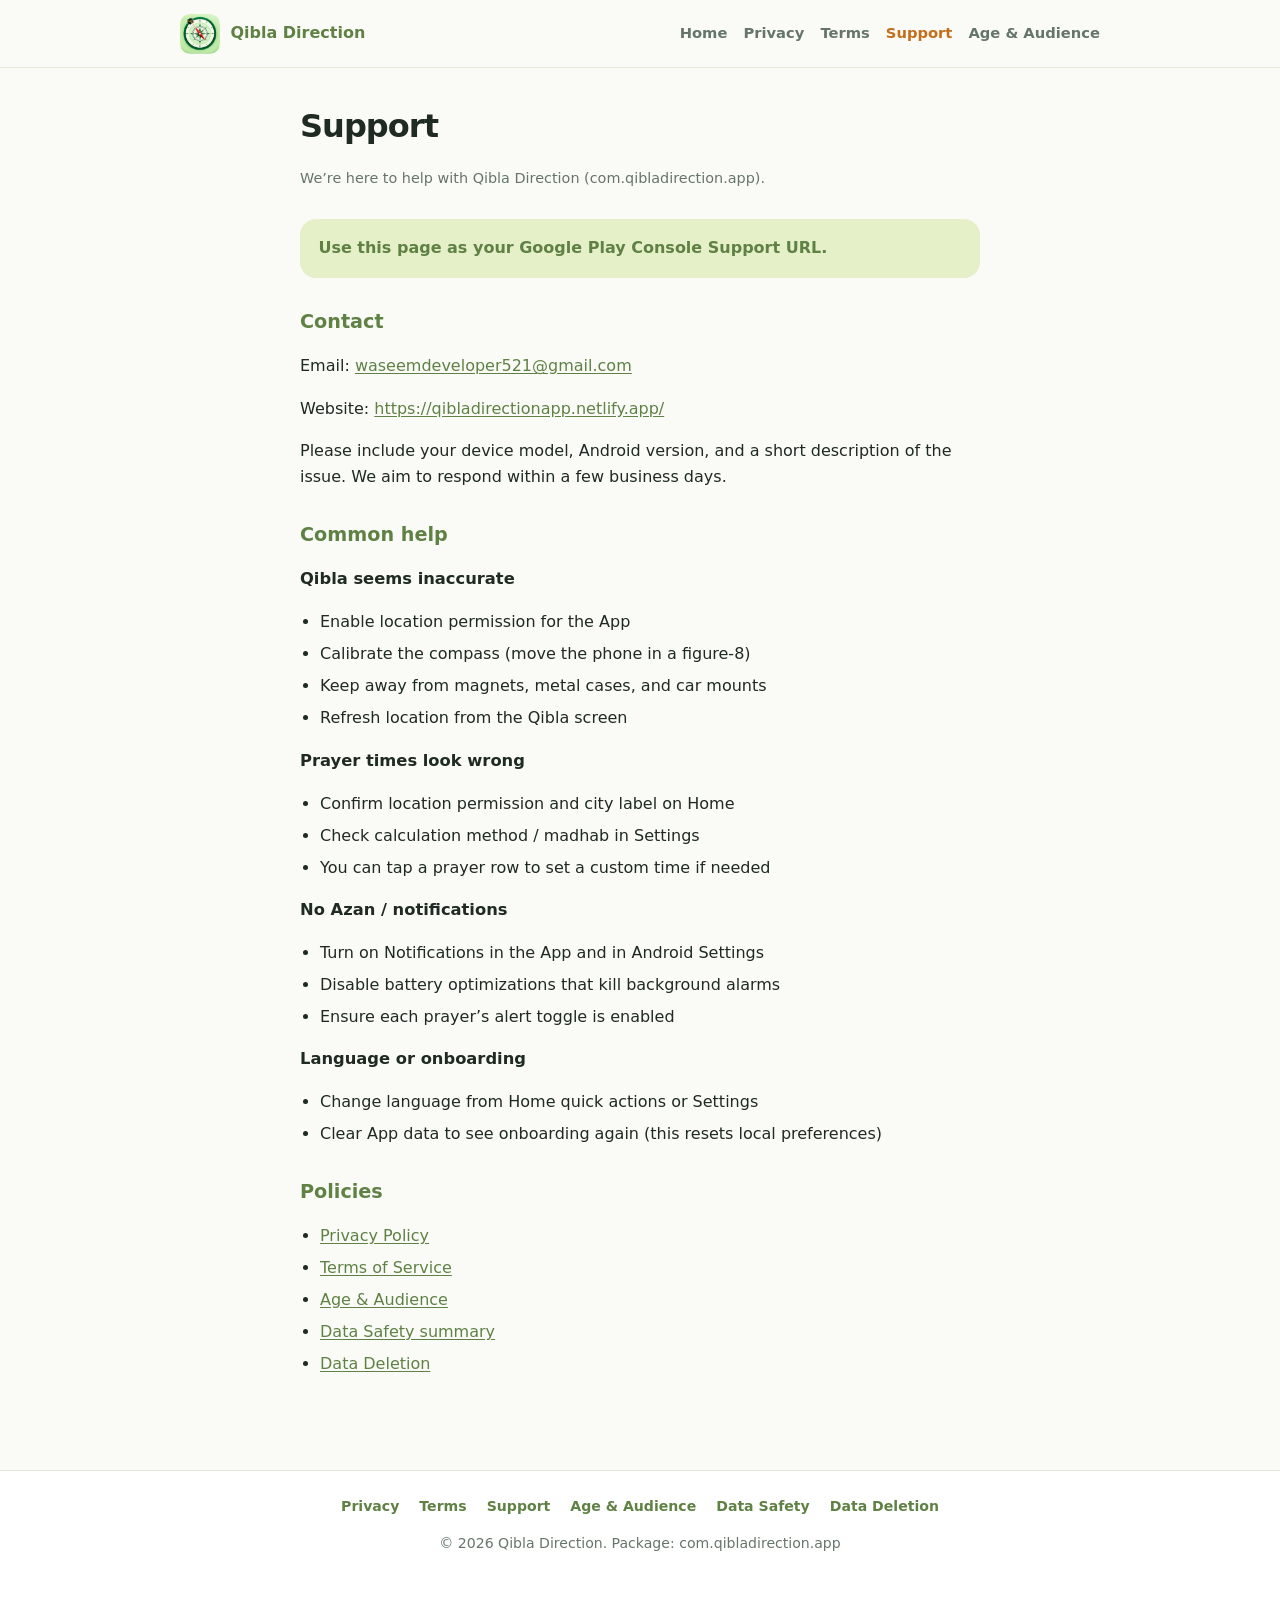
<file: support.html>
<!DOCTYPE html>
<html lang="en">
  <head>
    <meta charset="utf-8" />
    <meta name="viewport" content="width=device-width, initial-scale=1" />
    <title>Support — Qibla Direction</title>
    <meta
      name="description"
      content="Help and contact for Qibla Direction on Google Play."
    />
    <link rel="icon" href="logo.png" />
    <link rel="stylesheet" href="styles.css" />
  </head>
  <body>
    <header class="site-header">
      <div class="header-inner">
        <a class="brand" href="index.html">
          <img src="logo.png" alt="" width="40" height="40" />
          Qibla Direction
        </a>
        <nav class="nav" aria-label="Primary">
          <a href="index.html">Home</a>
          <a href="privacy-policy.html">Privacy</a>
          <a href="terms.html">Terms</a>
          <a href="support.html" aria-current="page">Support</a>
          <a href="age-audience.html">Age &amp; Audience</a>
        </nav>
      </div>
    </header>

    <main>
      <article>
        <h1 class="page-title">Support</h1>
        <p class="meta">
          We’re here to help with Qibla Direction (com.qibladirection.app).
        </p>

        <p class="notice">
          Use this page as your Google Play Console
          <strong>Support URL</strong>.
        </p>

        <section>
          <h2>Contact</h2>
          <p>
            Email:
            <a href="mailto:waseemdeveloper521@gmail.com?subject=Qibla%20Direction%20Support"
              >waseemdeveloper521@gmail.com</a
            >
          </p>
          <p>
            Website:
            <a href="https://qibladirectionapp.netlify.app/"
              >https://qibladirectionapp.netlify.app/</a
            >
          </p>
          <p>
            Please include your device model, Android version, and a short
            description of the issue. We aim to respond within a few business
            days.
          </p>
        </section>

        <section>
          <h2>Common help</h2>
          <h3>Qibla seems inaccurate</h3>
          <ul>
            <li>Enable location permission for the App</li>
            <li>Calibrate the compass (move the phone in a figure-8)</li>
            <li>Keep away from magnets, metal cases, and car mounts</li>
            <li>Refresh location from the Qibla screen</li>
          </ul>

          <h3>Prayer times look wrong</h3>
          <ul>
            <li>Confirm location permission and city label on Home</li>
            <li>Check calculation method / madhab in Settings</li>
            <li>You can tap a prayer row to set a custom time if needed</li>
          </ul>

          <h3>No Azan / notifications</h3>
          <ul>
            <li>Turn on Notifications in the App and in Android Settings</li>
            <li>Disable battery optimizations that kill background alarms</li>
            <li>Ensure each prayer’s alert toggle is enabled</li>
          </ul>

          <h3>Language or onboarding</h3>
          <ul>
            <li>Change language from Home quick actions or Settings</li>
            <li>Clear App data to see onboarding again (this resets local preferences)</li>
          </ul>
        </section>

        <section>
          <h2>Policies</h2>
          <ul>
            <li><a href="privacy-policy.html">Privacy Policy</a></li>
            <li><a href="terms.html">Terms of Service</a></li>
            <li><a href="age-audience.html">Age &amp; Audience</a></li>
            <li><a href="data-safety.html">Data Safety summary</a></li>
            <li><a href="data-deletion.html">Data Deletion</a></li>
          </ul>
        </section>
      </article>
    </main>

    <footer class="site-footer">
      <nav aria-label="Footer">
        <a href="privacy-policy.html">Privacy</a>
        <a href="terms.html">Terms</a>
        <a href="support.html">Support</a>
        <a href="age-audience.html">Age &amp; Audience</a>
        <a href="data-safety.html">Data Safety</a>
        <a href="data-deletion.html">Data Deletion</a>
      </nav>
      <p>© 2026 Qibla Direction. Package: com.qibladirection.app</p>
    </footer>
  </body>
</html>
</file>
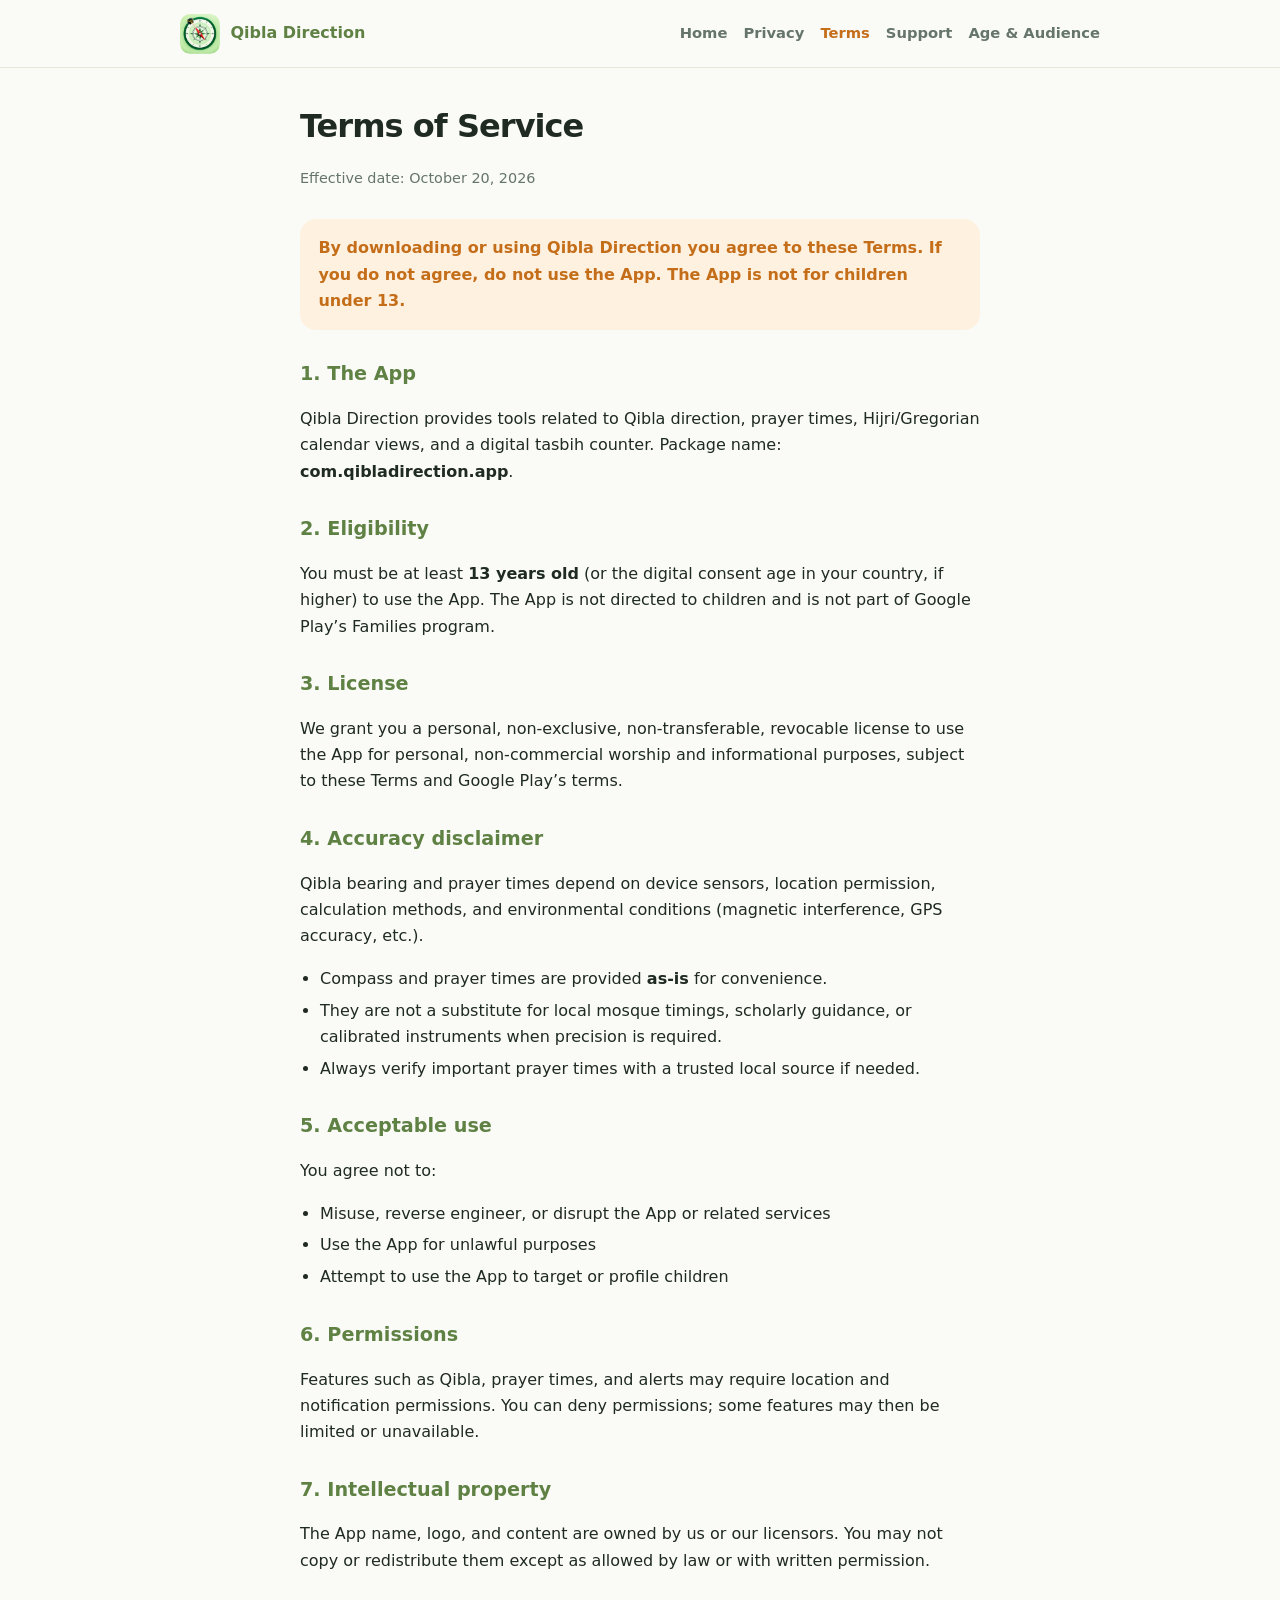
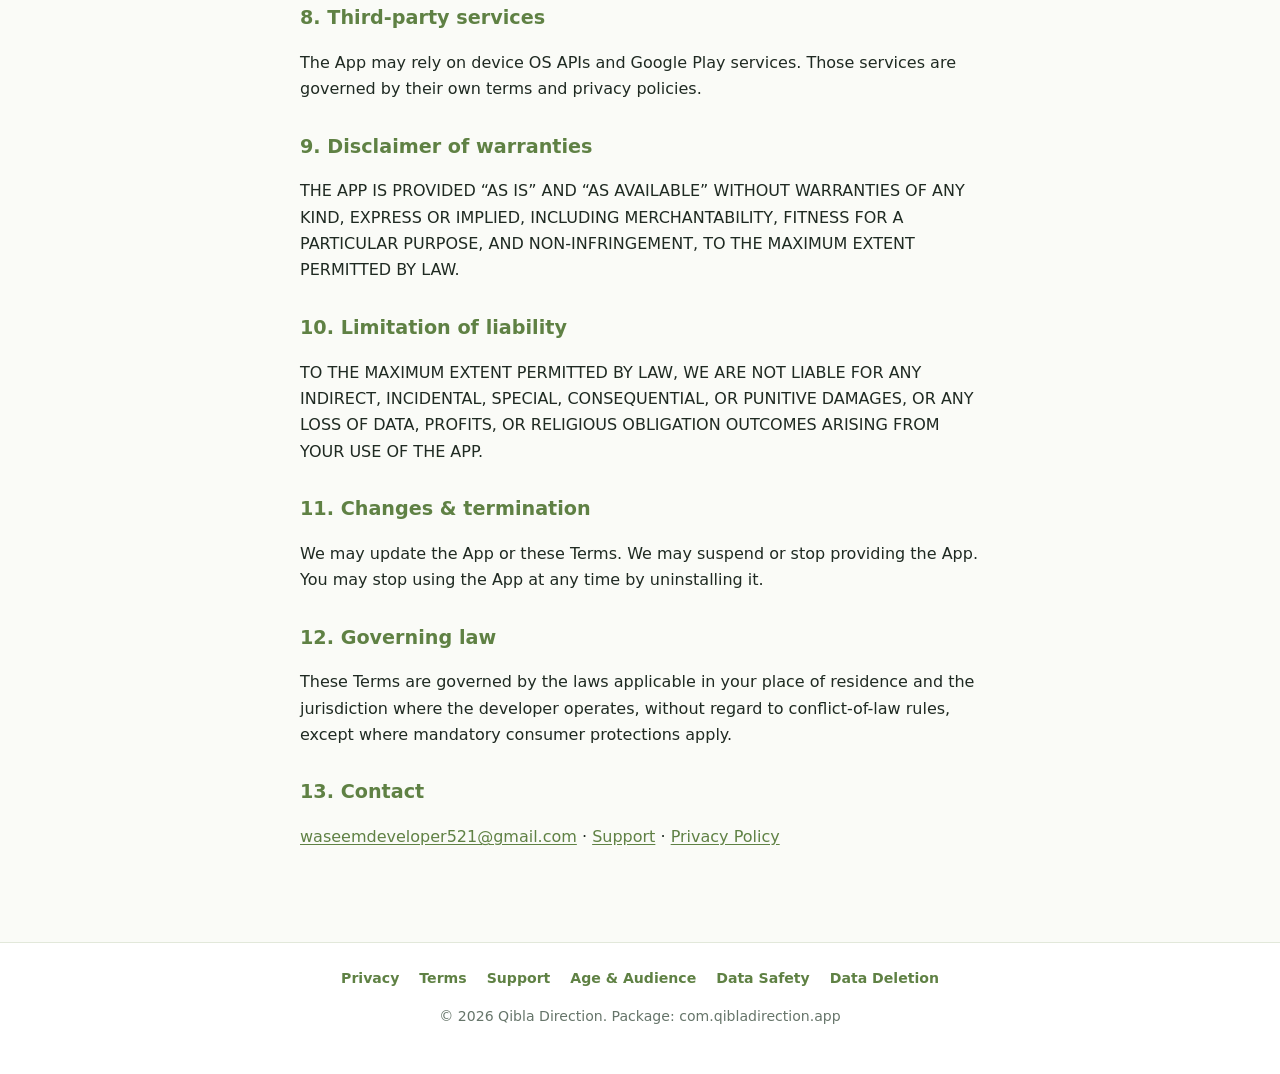
<file: terms.html>
<!DOCTYPE html>
<html lang="en">
  <head>
    <meta charset="utf-8" />
    <meta name="viewport" content="width=device-width, initial-scale=1" />
    <title>Terms of Service — Qibla Direction</title>
    <meta
      name="description"
      content="Terms of Service for the Qibla Direction Android app."
    />
    <link rel="icon" href="logo.png" />
    <link rel="stylesheet" href="styles.css" />
  </head>
  <body>
    <header class="site-header">
      <div class="header-inner">
        <a class="brand" href="index.html">
          <img src="logo.png" alt="" width="40" height="40" />
          Qibla Direction
        </a>
        <nav class="nav" aria-label="Primary">
          <a href="index.html">Home</a>
          <a href="privacy-policy.html">Privacy</a>
          <a href="terms.html" aria-current="page">Terms</a>
          <a href="support.html">Support</a>
          <a href="age-audience.html">Age &amp; Audience</a>
        </nav>
      </div>
    </header>

    <main>
      <article>
        <h1 class="page-title">Terms of Service</h1>
        <p class="meta">Effective date: October 20, 2026</p>

        <p class="warning">
          By downloading or using Qibla Direction you agree to these Terms. If
          you do not agree, do not use the App. The App is not for children
          under 13.
        </p>

        <section>
          <h2>1. The App</h2>
          <p>
            Qibla Direction provides tools related to Qibla direction, prayer
            times, Hijri/Gregorian calendar views, and a digital tasbih counter.
            Package name: <strong>com.qibladirection.app</strong>.
          </p>
        </section>

        <section>
          <h2>2. Eligibility</h2>
          <p>
            You must be at least <strong>13 years old</strong> (or the digital
            consent age in your country, if higher) to use the App. The App is
            not directed to children and is not part of Google Play’s Families
            program.
          </p>
        </section>

        <section>
          <h2>3. License</h2>
          <p>
            We grant you a personal, non-exclusive, non-transferable, revocable
            license to use the App for personal, non-commercial worship and
            informational purposes, subject to these Terms and Google Play’s
            terms.
          </p>
        </section>

        <section>
          <h2>4. Accuracy disclaimer</h2>
          <p>
            Qibla bearing and prayer times depend on device sensors, location
            permission, calculation methods, and environmental conditions
            (magnetic interference, GPS accuracy, etc.).
          </p>
          <ul>
            <li>
              Compass and prayer times are provided <strong>as-is</strong> for
              convenience.
            </li>
            <li>
              They are not a substitute for local mosque timings, scholarly
              guidance, or calibrated instruments when precision is required.
            </li>
            <li>
              Always verify important prayer times with a trusted local source
              if needed.
            </li>
          </ul>
        </section>

        <section>
          <h2>5. Acceptable use</h2>
          <p>You agree not to:</p>
          <ul>
            <li>Misuse, reverse engineer, or disrupt the App or related services</li>
            <li>Use the App for unlawful purposes</li>
            <li>Attempt to use the App to target or profile children</li>
          </ul>
        </section>

        <section>
          <h2>6. Permissions</h2>
          <p>
            Features such as Qibla, prayer times, and alerts may require
            location and notification permissions. You can deny permissions;
            some features may then be limited or unavailable.
          </p>
        </section>

        <section>
          <h2>7. Intellectual property</h2>
          <p>
            The App name, logo, and content are owned by us or our licensors.
            You may not copy or redistribute them except as allowed by law or
            with written permission.
          </p>
        </section>

        <section>
          <h2>8. Third-party services</h2>
          <p>
            The App may rely on device OS APIs and Google Play services. Those
            services are governed by their own terms and privacy policies.
          </p>
        </section>

        <section>
          <h2>9. Disclaimer of warranties</h2>
          <p>
            THE APP IS PROVIDED “AS IS” AND “AS AVAILABLE” WITHOUT WARRANTIES OF
            ANY KIND, EXPRESS OR IMPLIED, INCLUDING MERCHANTABILITY, FITNESS FOR
            A PARTICULAR PURPOSE, AND NON-INFRINGEMENT, TO THE MAXIMUM EXTENT
            PERMITTED BY LAW.
          </p>
        </section>

        <section>
          <h2>10. Limitation of liability</h2>
          <p>
            TO THE MAXIMUM EXTENT PERMITTED BY LAW, WE ARE NOT LIABLE FOR ANY
            INDIRECT, INCIDENTAL, SPECIAL, CONSEQUENTIAL, OR PUNITIVE DAMAGES,
            OR ANY LOSS OF DATA, PROFITS, OR RELIGIOUS OBLIGATION OUTCOMES
            ARISING FROM YOUR USE OF THE APP.
          </p>
        </section>

        <section>
          <h2>11. Changes &amp; termination</h2>
          <p>
            We may update the App or these Terms. We may suspend or stop
            providing the App. You may stop using the App at any time by
            uninstalling it.
          </p>
        </section>

        <section>
          <h2>12. Governing law</h2>
          <p>
            These Terms are governed by the laws applicable in your place of
            residence and the jurisdiction where the developer operates, without
            regard to conflict-of-law rules, except where mandatory consumer
            protections apply.
          </p>
        </section>

        <section>
          <h2>13. Contact</h2>
          <p>
            <a href="mailto:waseemdeveloper521@gmail.com"
              >waseemdeveloper521@gmail.com</a
            >
            · <a href="support.html">Support</a> ·
            <a href="privacy-policy.html">Privacy Policy</a>
          </p>
        </section>
      </article>
    </main>

    <footer class="site-footer">
      <nav aria-label="Footer">
        <a href="privacy-policy.html">Privacy</a>
        <a href="terms.html">Terms</a>
        <a href="support.html">Support</a>
        <a href="age-audience.html">Age &amp; Audience</a>
        <a href="data-safety.html">Data Safety</a>
        <a href="data-deletion.html">Data Deletion</a>
      </nav>
      <p>© 2026 Qibla Direction. Package: com.qibladirection.app</p>
    </footer>
  </body>
</html>
</file>
<file: styles.css>
:root {
  --bg: #fafbf7;
  --surface: #ffffff;
  --mint: #e5efc8;
  --mint-deep: #d8e6b0;
  --primary: #7ba05b;
  --primary-dark: #5f8144;
  --accent: #e8913a;
  --accent-dark: #c46e1a;
  --text: #1f2a22;
  --text-secondary: #66756a;
  --border: #e2e8da;
  --max: 720px;
  --font: "Segoe UI", system-ui, -apple-system, sans-serif;
}

* {
  box-sizing: border-box;
}

html {
  scroll-behavior: smooth;
}

body {
  margin: 0;
  font-family: var(--font);
  background: var(--bg);
  color: var(--text);
  line-height: 1.65;
  min-height: 100vh;
}

a {
  color: var(--primary-dark);
  text-decoration: underline;
  text-underline-offset: 2px;
}

a:hover {
  color: var(--accent-dark);
}

.site-header {
  position: sticky;
  top: 0;
  z-index: 10;
  background: rgba(250, 251, 247, 0.92);
  backdrop-filter: blur(10px);
  border-bottom: 1px solid var(--border);
}

.header-inner {
  max-width: 960px;
  margin: 0 auto;
  padding: 0.85rem 1.25rem;
  display: flex;
  align-items: center;
  justify-content: space-between;
  gap: 1rem;
}

.brand {
  display: flex;
  align-items: center;
  gap: 0.65rem;
  text-decoration: none;
  color: var(--primary-dark);
  font-weight: 700;
}

.brand img {
  width: 40px;
  height: 40px;
  border-radius: 10px;
}

.nav {
  display: flex;
  flex-wrap: wrap;
  gap: 0.75rem 1rem;
  justify-content: flex-end;
}

.nav a {
  text-decoration: none;
  color: var(--text-secondary);
  font-size: 0.92rem;
  font-weight: 600;
}

.nav a:hover,
.nav a[aria-current="page"] {
  color: var(--accent-dark);
}

main {
  max-width: var(--max);
  margin: 0 auto;
  padding: 2rem 1.25rem 4rem;
}

.hero {
  max-width: 960px;
  margin: 0 auto;
  padding: 3rem 1.25rem 2rem;
  text-align: center;
}

.hero-logo {
  width: 112px;
  height: 112px;
  border-radius: 28px;
  margin-bottom: 1.25rem;
  box-shadow: 0 10px 28px rgba(80, 100, 60, 0.14);
}

.hero h1 {
  margin: 0 0 0.5rem;
  font-size: clamp(1.8rem, 4vw, 2.6rem);
  letter-spacing: -0.03em;
  color: var(--text);
}

.hero .tagline {
  margin: 0 auto 1.5rem;
  max-width: 34rem;
  color: var(--text-secondary);
  font-size: 1.05rem;
}

.badge {
  display: inline-block;
  background: var(--mint);
  color: var(--primary-dark);
  font-weight: 700;
  font-size: 0.8rem;
  padding: 0.35rem 0.75rem;
  border-radius: 999px;
  margin-bottom: 1rem;
}

.cta-row {
  display: flex;
  flex-wrap: wrap;
  gap: 0.75rem;
  justify-content: center;
}

.btn {
  display: inline-flex;
  align-items: center;
  justify-content: center;
  gap: 0.4rem;
  padding: 0.75rem 1.25rem;
  border-radius: 999px;
  font-weight: 700;
  text-decoration: none;
  border: none;
  cursor: pointer;
}

.btn-primary {
  background: var(--accent);
  color: #fff;
}

.btn-primary:hover {
  background: var(--accent-dark);
  color: #fff;
}

.btn-secondary {
  background: var(--mint);
  color: var(--primary-dark);
}

.btn-secondary:hover {
  background: var(--mint-deep);
  color: var(--primary-dark);
}

.cards {
  max-width: 960px;
  margin: 0 auto 3rem;
  padding: 0 1.25rem;
  display: grid;
  grid-template-columns: repeat(auto-fit, minmax(220px, 1fr));
  gap: 1rem;
}

.card {
  background: var(--surface);
  border: 1px solid var(--border);
  border-radius: 18px;
  padding: 1.25rem;
}

.card h2 {
  margin: 0 0 0.5rem;
  font-size: 1.05rem;
}

.card p {
  margin: 0 0 0.85rem;
  color: var(--text-secondary);
  font-size: 0.95rem;
}

.card a {
  font-weight: 700;
  text-decoration: none;
}

h1.page-title {
  margin: 0 0 0.35rem;
  font-size: 2rem;
  letter-spacing: -0.03em;
}

.meta {
  color: var(--text-secondary);
  font-size: 0.9rem;
  margin-bottom: 1.75rem;
}

.notice {
  background: var(--mint);
  border-radius: 16px;
  padding: 1rem 1.15rem;
  margin-bottom: 1.75rem;
  color: var(--primary-dark);
  font-weight: 600;
}

.warning {
  background: #fff1e0;
  border-radius: 16px;
  padding: 1rem 1.15rem;
  margin-bottom: 1.75rem;
  color: var(--accent-dark);
  font-weight: 600;
}

article section {
  margin-bottom: 1.75rem;
}

article h2 {
  margin: 0 0 0.65rem;
  font-size: 1.2rem;
  color: var(--primary-dark);
}

article h3 {
  margin: 1rem 0 0.4rem;
  font-size: 1.02rem;
}

article ul,
article ol {
  padding-left: 1.25rem;
}

article li {
  margin-bottom: 0.35rem;
}

.site-footer {
  border-top: 1px solid var(--border);
  background: var(--surface);
  padding: 1.5rem 1.25rem 2rem;
  text-align: center;
  color: var(--text-secondary);
  font-size: 0.88rem;
}

.site-footer nav {
  display: flex;
  flex-wrap: wrap;
  gap: 0.75rem 1.25rem;
  justify-content: center;
  margin-bottom: 0.85rem;
}

.site-footer a {
  text-decoration: none;
  font-weight: 600;
}

@media (max-width: 640px) {
  .header-inner {
    flex-direction: column;
    align-items: flex-start;
  }

  .nav {
    justify-content: flex-start;
  }
}
</file>
